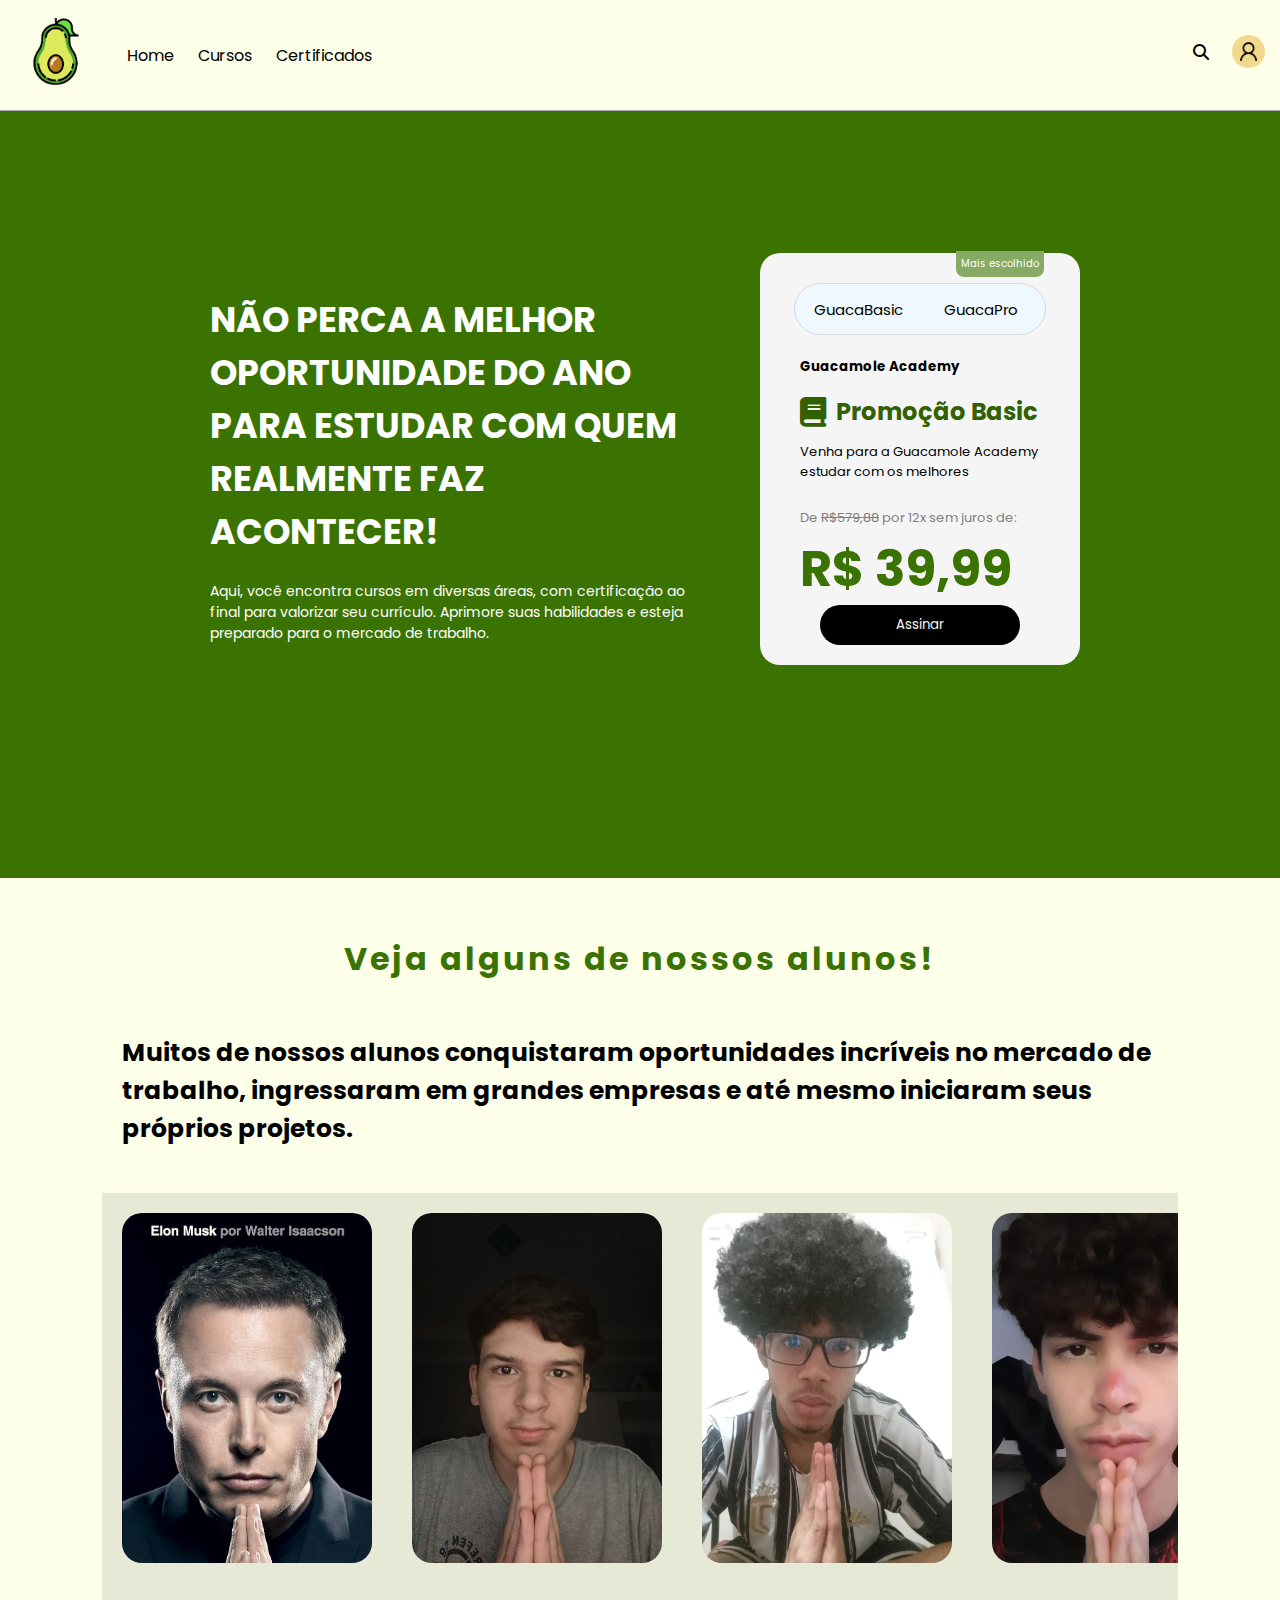
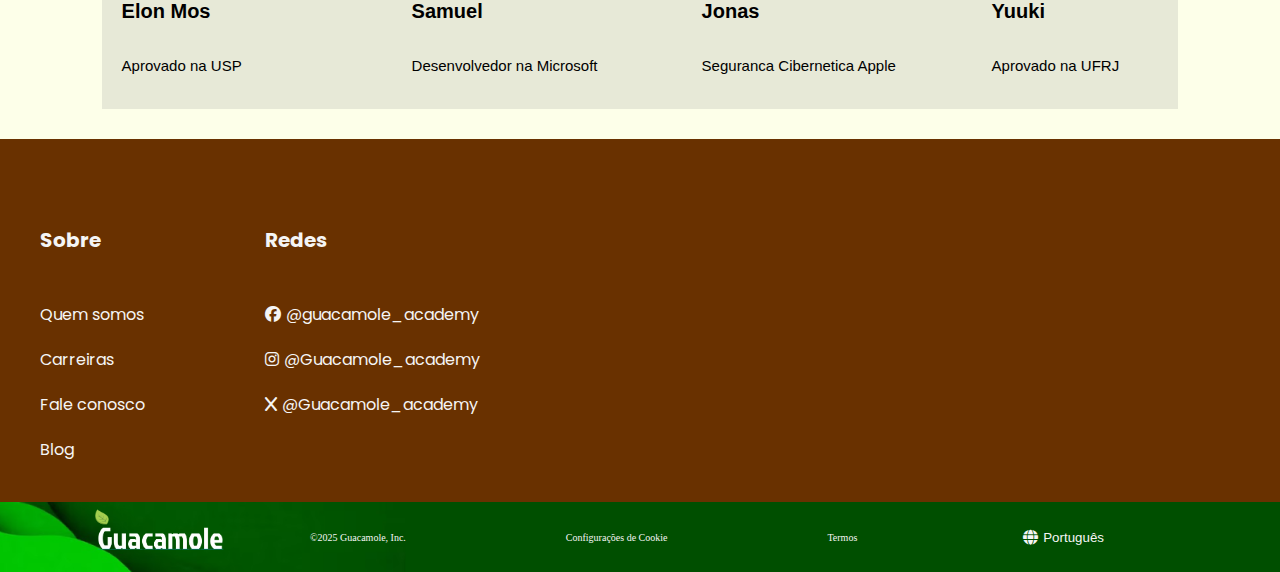
<file: index.html>
<!DOCTYPE html>
<html lang="pt-br">
<head>
    <meta charset="UTF-8">
    <meta name="viewport" content="width=device-width, initial-scale=1.0">
    <title>Guacamole</title>
    <link rel="stylesheet" href="./css/style.css">
    <link rel="stylesheet" href="https://cdnjs.cloudflare.com/ajax/libs/font-awesome/6.7.2/css/all.min.css" integrity="sha512-Evv84Mr4kqVGRNSgIGL/F/aIDqQb7xQ2vcrdIwxfjThSH8CSR7PBEakCr51Ck+w+/U6swU2Im1vVX0SVk9ABhg==" crossorigin="anonymous" referrerpolicy="no-referrer" />
    <link rel="shortcut icon" href="favicon.ico" type="image/x-icon">
</head>
<body>
    <header>
        <nav class="sideBar" id="menuLateral">
            <div class="top-sideBar">
                <button id="menu-toggle" onclick="abrirMenu()">
                    <img src="./img/sideBar-image.png" alt="">
                </button>
                <div id="lupa">
                    <i class="fa-solid fa-magnifying-glass">
                    </i>
                </div>
            </div>
            <div class="sideContent">
                <ul>
                    <li><a href="./index.html">Home</a></li>
                    <li><a href="./pages/cursos.html">Cursos</a></li>
                    <li><a href="./pages/certificados.html">Certificados</a></li>
                    <li><a href="./pages/configuracoes.html">Configurações</a></li>
                    <li><a href="./pages/login.html">Conta</a></li>
                </ul>
            </div>
            <div class="logout">
                <a  href="#" id="logout active">Sair da conta</a>
            </div>
        </nav>
        <nav class="top-part">
            <div>
                <a href=""><img src="./img/logo-image.png" alt="logo" class="logo-image"></a>
            </div>
            <ul>
                <li><a href="./index.html">Home</a></li>
                <li><a href="./pages/cursos.html">Cursos</a></li>
                <li><a href="./pages/certificados.html">Certificados</a></li>
            </ul>
            <div id="lupa">
                <i class="fa-solid fa-magnifying-glass">
                </i>
            </div>
            <div id="user">
                <a href="./pages/login.html"><img src="./img/user-image.png" alt="user" id="user-image"></a>
            </div>
        </nav>
        <nav class="menu-mobile" id="menuMobile">
            <button id="menu-toggle" onclick="abrirMenu()">
                <img src="./img/sideBar-image.png" alt="">
            </button>
            <div class="logo">
                <a href="./index.html"><img src="./img/logo-image.png" alt="logo" class="logo-image"></a>
            </div>
            <div id="user">
                <a href="./pages/login.html"><img src="./img/user-image.png" alt="user" id="user-image"><a href=""></a>
            </div>
        </nav>
    </header>
    <main>
        <section class="home-prices">
            <div class="home-title">
                <h1>NÃO PERCA A MELHOR OPORTUNIDADE DO ANO PARA ESTUDAR COM QUEM REALMENTE FAZ ACONTECER!</h1>
                <p>Aqui, você encontra cursos em diversas áreas, com certificação ao final para valorizar seu currículo. Aprimore suas habilidades e esteja preparado para o mercado de trabalho.</p>
            </div>
            <div class="guaca-banner">
                <div id="card">Mais escolhido</div>
                <div class="guaca-btn">
                    <button id="guacaBasic" onclick="guacaBasic()">GuacaBasic</button>
                    <button id="guacaPro" onclick="guacaPro()">GuacaPro</button>
                </div>
                <div class="banner-text">
                    <h5>Guacamole Academy</h5>
                    <div class="promocao">
                        <i class="fa-solid fa-book" style="color: #316101" id="basic"></i>
                        <i class="fa-solid fa-microchip" style="color: #316101;" id="pro"></i>
                        <h3 id="textPrice">Promoção Basic</h3>
                    </div>
                    <p>Venha para a Guacamole Academy estudar com os melhores</p>
                    <p id="previousPrice">De <span style="text-decoration: line-through;">R$579,88</span> por 12x sem juros de:</p>
                    <h1 id="coursePrice">R$ 39,99</h1>
                </div>
                <div class="banner-btn">
                    <button id="sign"onclick="signCourse()">Assinar</button>
                </div>
            </div>
            
        </section>
        <section class="students">
            <div class="students-title">
                <h2>Veja alguns de nossos alunos!</h2>
                <h3>Muitos de nossos alunos conquistaram oportunidades incríveis no mercado de trabalho, ingressaram em grandes empresas e até mesmo iniciaram seus próprios projetos.</h3>
            </div>
            <div class="students-container">
                <div id="studentsScrollbar">
                    <img src="./img/students.png" alt="opa" class="image-students">
                    <h5>Elon Mos</h5>
                    <p>Aprovado na USP</p>
                </div>
                <div id="studentsScrollbar">
                    <img src="./img/samuel.jpeg" alt="opa" class="image-students">
                    <h5>Samuel</h5>
                    <p>Desenvolvedor na Microsoft</p>
                </div>
                <div id="studentsScrollbar">
                    <img src="./img/jonas.jpeg" alt="opa" class="image-students">
                    <h5>Jonas</h5>
                    <p>Seguranca Cibernetica Apple</p>
                </div>
                <div id="studentsScrollbar">
                    <img src="./img/yuuki-1.jpeg" alt="opa" class="image-students">
                    <h5>Yuuki</h5>
                    <p>Aprovado na UFRJ</p>
                </div>
                <div id="studentsScrollbar">
                    <img src="./img/osbahia.jpeg" alt="opa" class="image-students">
                    <h5>Os bahia</h5>
                    <p>Aprovado na UFRJ</p>
                </div>
                <div id="studentsScrollbar">
                    <img src="./img/yuuki-2.jpeg" alt="opa" class="image-students">
                    <h5>Yuuki</h5>
                    <p>Aprovado na UFRJ</p>
                </div>
                
        </section>
    </main>
    <footer>
        <section class="footerSection">
            <div class="footerContent">
                <h6>Sobre</h6>
                <ul>
                    <li><a href="">Quem somos</a></li>
                    <li><a href="">Carreiras</a></li>
                    <li><a href="">Fale conosco</a></li>
                    <li><a href="">Blog</a></li>
                </ul>
            </div>
            <div class="footerContent">
                <h6>Redes</h6>
                <ul>
                    <li><a href=""><i class="fa-brands fa-facebook"></i>@guacamole_academy</a></li>
                    <li><a href=""><i class="fa-brands fa-instagram"></i>@Guacamole_academy</a></li>
                    <li><a href=""><i class="fa-solid fa-x"></i>@Guacamole_academy</a></li>
                </ul>
            </div>
        </section>
        <section class="guacamoleFinish">
            <div class="footer-logo">
                <img src="./img/guacamole-logo-removebg-preview.png" alt="rapaz">
            </div>
            <div class="footer-informations">
                <a href="">©2025 Guacamole, Inc.</a>
                <a href="">Configurações de Cookie</a>
                <a href="">Termos</a>
                <button id="translater"><i class="fa-solid fa-globe"></i>Português</button>
            </div>
        </section>
    </footer>
    <script src="./script/script.js">
</script>
</body>
</html>
</file>
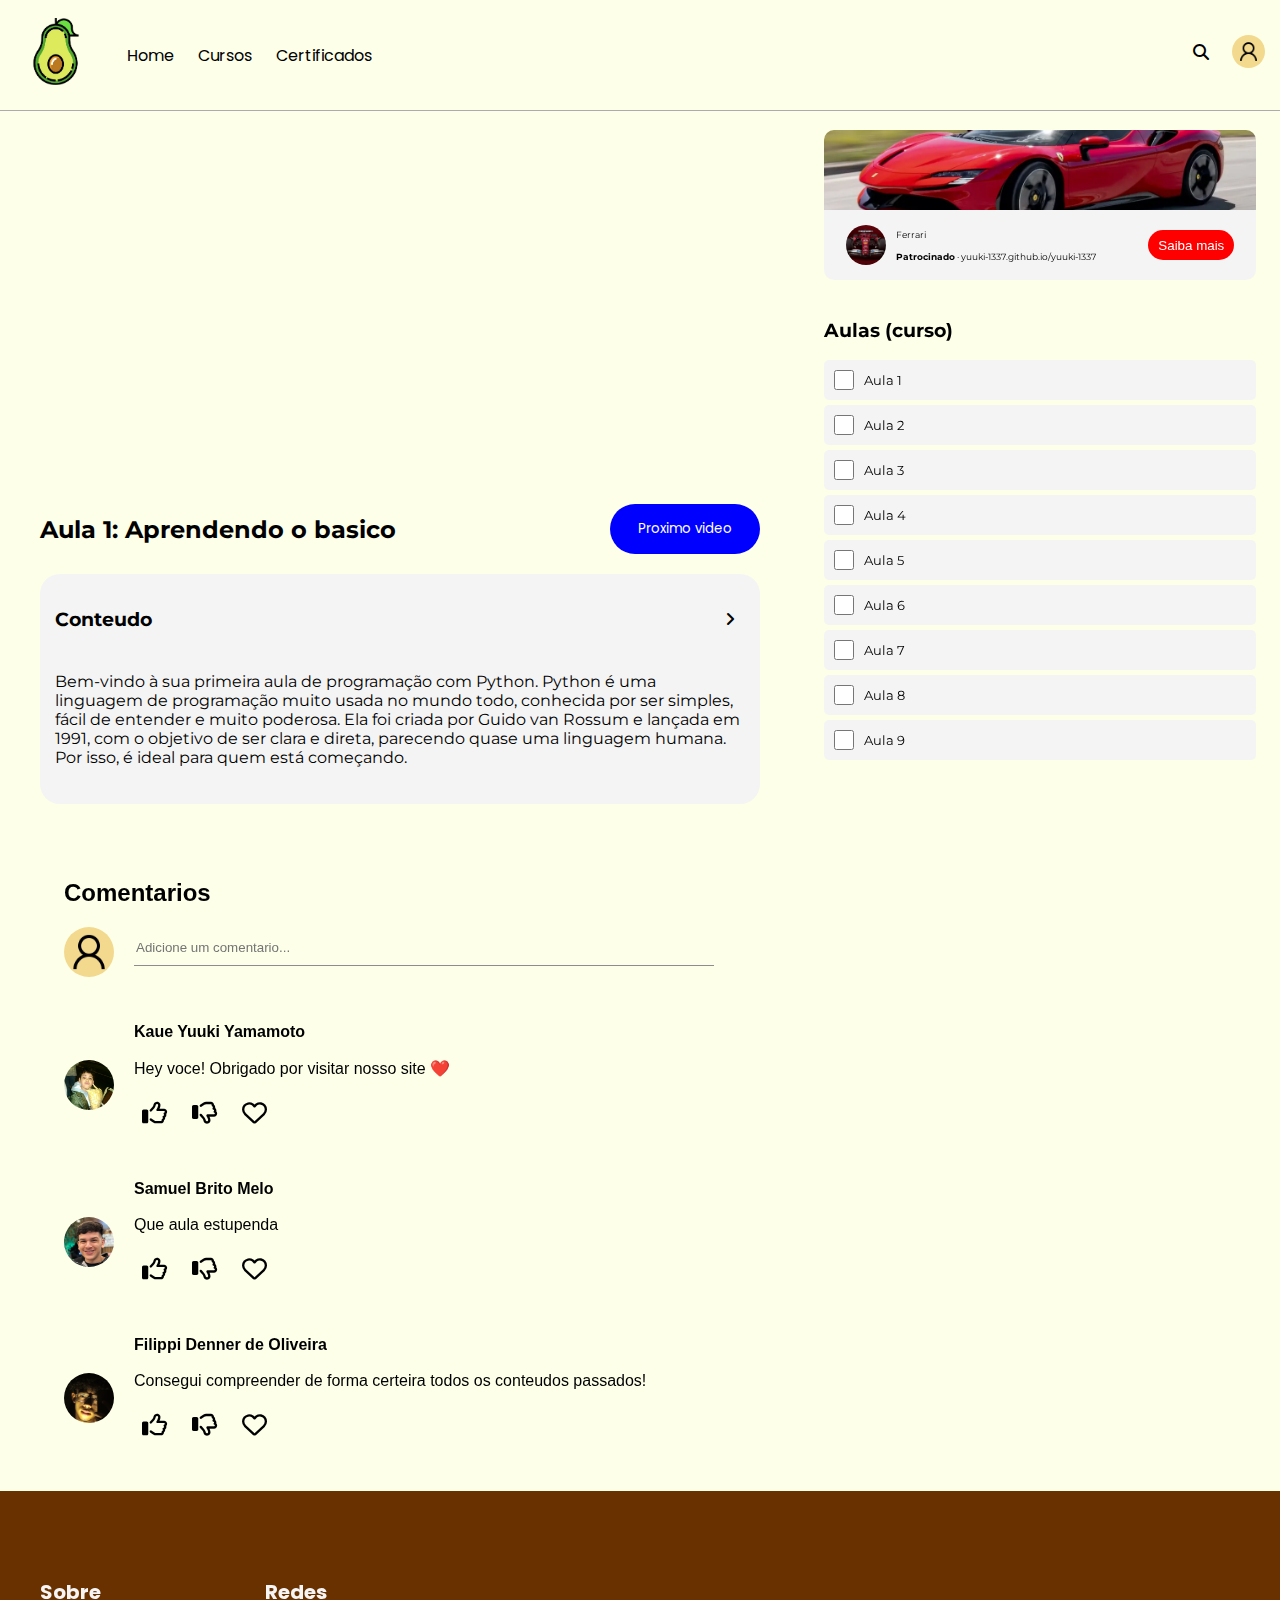
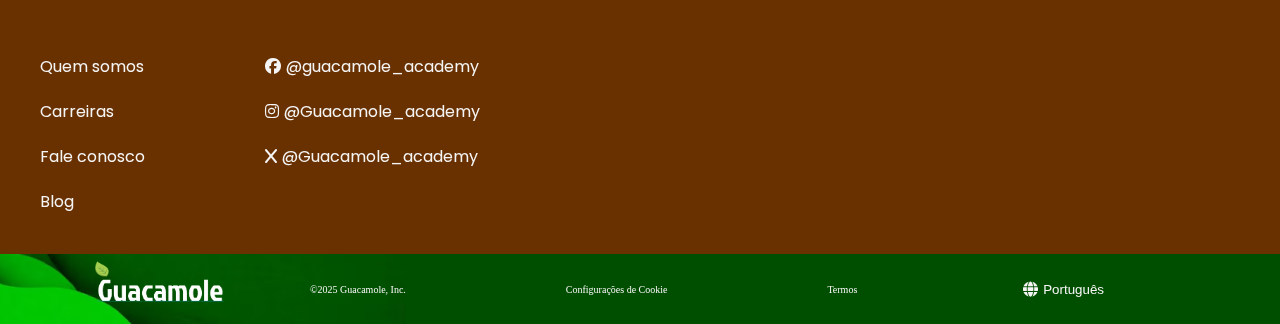
<file: pages/conteudo.html>
<!DOCTYPE html>
<html lang="pt-br">
<head>
    <meta charset="UTF-8">
    <meta name="viewport" content="width=device-width, initial-scale=1.0">
    <title></title>
    <link rel="stylesheet" href="../css/style.css">
    <link rel="stylesheet" href="https://cdnjs.cloudflare.com/ajax/libs/font-awesome/6.7.2/css/all.min.css" integrity="sha512-Evv84Mr4kqVGRNSgIGL/F/aIDqQb7xQ2vcrdIwxfjThSH8CSR7PBEakCr51Ck+w+/U6swU2Im1vVX0SVk9ABhg==" crossorigin="anonymous" referrerpolicy="no-referrer" />
</head>
<body>
    <header>
        <nav class="sideBar" id="menuLateral">
            <div class="top-sideBar">
                <button id="menu-toggle" onclick="abrirMenu()">
                    <img src="../img/sideBar-image.png" alt="">
                </button>
                <div id="lupa">
                    <i class="fa-solid fa-magnifying-glass">
                    </i>
                </div>
            </div>
            <div class="sideContent">
                <ul>
                    <li><a href="../index.html">Home</a></li>
                    <li><a href="../pages/cursos.html">Cursos</a></li>
                    <li><a href="../pages/certificados.html">Certificados</a></li>
                    <li><a href="../pages/configuracoes.html">Configurações</a></li>
                    <li><a href="../pages/login.html">Conta</a></li>
                </ul>
            </div>
            <div class="logout">
                <a  href="#" id="logout active">Sair da conta</a>
            </div>
        </nav>
        <nav class="top-part">
            <div>
                <a href=""><img src="../img/logo-image.png" alt="logo" class="logo-image"></a>
            </div>
            <ul>
                <li><a href="../index.html">Home</a></li>
                <li><a href="../pages/cursos.html">Cursos</a></li>
                <li><a href="../pages/certificados.html">Certificados</a></li>
            </ul>
            <div id="lupa">
                <i class="fa-solid fa-magnifying-glass">
                </i>
            </div>
            <div id="user">
                <a href="../pages/login.html"><img src="../img/user-image.png" alt="user" id="user-image"></a>
            </div>
        </nav>
        <nav class="menu-mobile" id="menuMobile">
            <button id="menu-toggle" onclick="abrirMenu()">
                <img src="../img/sideBar-image.png" alt="">
            </button>
            <div class="logo">
                <a href="../index.html"><img src="../img/logo-image.png" alt="logo" class="logo-image"></a>
            </div>
            <div id="user">
                <a href="../pages/login.html"><img src="../img/user-image.png" alt="user" id="user-image"><a href=""></a>
            </div>
        </nav>
    </header>
    <main class="main-conteudo">
        <div class="sla">
            <section class="video">
                <div class="video-container">
                    <iframe src="https://www.youtube-nocookie.com/embed/S9uPNppGsGo?si=OAauzmp6mDvc5P7L" title="YouTube video player" frameborder="0" allow="accelerometer; autoplay; clipboard-write; encrypted-media; gyroscope; picture-in-picture; web-share" referrerpolicy="strict-origin-when-cross-origin" allowfullscreen></iframe>
                    <div class="video-title">
                        <h2>Aula 1: Aprendendo o basico</h2>
                        <button>Proximo video</button>
                    </div>
                </div>
                <div class="conteudo" onclick="expandirConteudo(this)" id="conteudo">
                    <div class="moreContent">
                        <h3>Conteudo</h3>
                        <i class="fa-solid fa-angle-right" id="mostrarMais"></i></div>
                    <div>
                    <div>
                        <p>Bem-vindo à sua primeira aula de programação com Python. Python é uma linguagem de programação muito usada no mundo todo, conhecida por ser simples, fácil de entender e muito poderosa. Ela foi criada por Guido van Rossum e lançada em 1991, com o objetivo de ser clara e direta, parecendo quase uma linguagem humana. Por isso, é ideal para quem está começando.</p>

                        <p>Hoje, Python está presente em diversas áreas da tecnologia, como desenvolvimento de sites, inteligência artificial, análise de dados, automação de tarefas, criação de jogos e muito mais. Um dos principais motivos para aprender Python é a sua sintaxe simples. Isso significa que, diferente de outras linguagens que exigem muitos símbolos e regras complexas, o Python permite escrever códigos de forma mais limpa e natural. Além disso, o mercado de trabalho valoriza bastante essa linguagem, e há uma grande comunidade de programadores que compartilham conhecimentos, bibliotecas prontas e dicas.</p>
                        <div class="prof-container">
                            <div class="prof-perfil">
                                <a href="https://marcellinus.dev/" target="_blank"><img src="../img/prof-image.png" alt=""></a>
                                <p><strong>Allan Marcelino</strong><br><br>Professor na Rede Estadual Antonieta Borges Alves</p>
                            </div>
                            <h4>Formacao Academica</h4>
                            <ul>
                                <li>Bacharelado FIAP: HTML, CSS, JavaScript, React, Bootstrap, Python, Java, Swift, AWS</li>
                                <li>Universidade Presbiteriana Mackenzie: Licenciatura, Matematica</li>
                                <li>SENAI: Desenvolvimento de Sistemas</li>
                            </ul>
                        </div>
                    </div>
                </div>
            </section>
            <section class="aulas">
                <aside class="announcement">
                    <img src="../img/ferrari_sf90.png" alt="" class="announcement-back">
                    <div class="announcement-content">
                        <div class="site">
                            <img src="../img/ferrari_background.png" alt="opa" class="announcement-icon">
                            <div class="url-site">
                                <p>Ferrari <br><br><strong>Patrocinado</strong> · yuuki-1337.github.io/yuuki-1337</p>
                            </div>
                        </div>
                        <button><a href="https://yuuki-1337.github.io/yuuki-1337" target="_blank">Saiba mais
                        </a></button>
                    </div>
                </aside>
                <div class="aulas-container">
                    <h3>Aulas (curso)</h3>
                    <button>
                        <label><input type="checkbox">Aula 1</label>
                    </button>
                    <button>
                        <label><input type="checkbox">Aula 2</label>
                    </button>
                    <button>
                        <label><input type="checkbox">Aula 3</label>
                    </button>
                    <button>
                        <label><input type="checkbox">Aula 4</label>
                    </button>
                    <button>
                        <label><input type="checkbox">Aula 5</label>
                    </button>
                    <button>
                        <label><input type="checkbox">Aula 6</label>
                    </button>
                    <button>
                        <label><input type="checkbox">Aula 7</label>
                    </button>
                    <button>
                        <label><input type="checkbox">Aula 8</label>
                    </button>
                    <button>
                        <label><input type="checkbox">Aula 9</label>
                    </button>
                </div>
            </section>
        </div>
        <section class="comentarios">
            <h2>Comentarios</h2>
            <div class="comentarios-container">
                <div class="user-comment">
                    <img src="../img/user-image.png" alt="opa">
                    <div class="comment-sla">
                        <input type="text" placeholder="Adicione um comentario..." onclick="borderAnimation()">
                        <div class="border-comment" id="borderComment">
                        </div>
                    </div>
                </div>
                <ul>
                    <li>
                        <img src="../img/eu-pequeno.jpeg" alt="opa">
                        <div class="comentario">
                            <p><strong>Kaue Yuuki Yamamoto</strong><br><br>Hey voce! Obrigado por visitar nosso site ❤️</p>
                            <div class="feedback">
                                <button><i class="fa-regular fa-thumbs-up"></i></button>
                                <button><i class="fa-regular fa-thumbs-down"></i></button>
                                <button><i class="fa-regular fa-heart"></i></button>
                            </div>
                        </div>
                    </li>
                    <li>
                        <img src="../img/samuel-linkedin.jpg" alt="opa">
                        <div class="comentario">
                            <p><strong>Samuel Brito Melo</strong><br><br>Que aula estupenda</p>
                            <div class="feedback">
                                <button><i class="fa-regular fa-thumbs-up"></i></button>
                                <button><i class="fa-regular fa-thumbs-down"></i></button>
                                <button><i class="fa-regular fa-heart"></i></button>
                            </div>
                        </div>
                    </li>
                    <li>
                        <img src="../img/jonas-2.png" alt="opa">
                        <div class="comentario">
                            <p><strong>Filippi Denner de Oliveira</strong><br><br>Consegui compreender de forma certeira todos os conteudos passados!</p>
                            <div class="feedback">
                                <button><i class="fa-regular fa-thumbs-up"></i></button>
                                <button><i class="fa-regular fa-thumbs-down"></i></button>
                                <button><i class="fa-regular fa-heart"></i></button>
                            </div>
                        </div>
                    </li>
                </ul>
            </div>

        </section>
    </main>
    <footer>
        <section class="footerSection">
            <div class="footerContent">
                <h6>Sobre</h6>
                <ul>
                    <li><a href="">Quem somos</a></li>
                    <li><a href="">Carreiras</a></li>
                    <li><a href="">Fale conosco</a></li>
                    <li><a href="">Blog</a></li>
                </ul>
            </div>
            <div class="footerContent">
                <h6>Redes</h6>
                <ul>
                    <li><a href=""><i class="fa-brands fa-facebook"></i>@guacamole_academy</a></li>
                    <li><a href=""><i class="fa-brands fa-instagram"></i>@Guacamole_academy</a></li>
                    <li><a href=""><i class="fa-solid fa-x"></i>@Guacamole_academy</a></li>
                </ul>
            </div>
        </section>
        <section class="guacamoleFinish">
            <div class="footer-logo">
                <img src="../img/guacamole-logo-removebg-preview.png" alt="rapaz">
            </div>
            <div class="footer-informations">
                <a href="">©2025 Guacamole, Inc.</a>
                <a href="">Configurações de Cookie</a>
                <a href="">Termos</a>
                <button id="translater"><i class="fa-solid fa-globe"></i>Português</button>
            </div>
        </section>
    </footer>
    <script src="../script/script.js"></script>
</body>
</html>
</file>
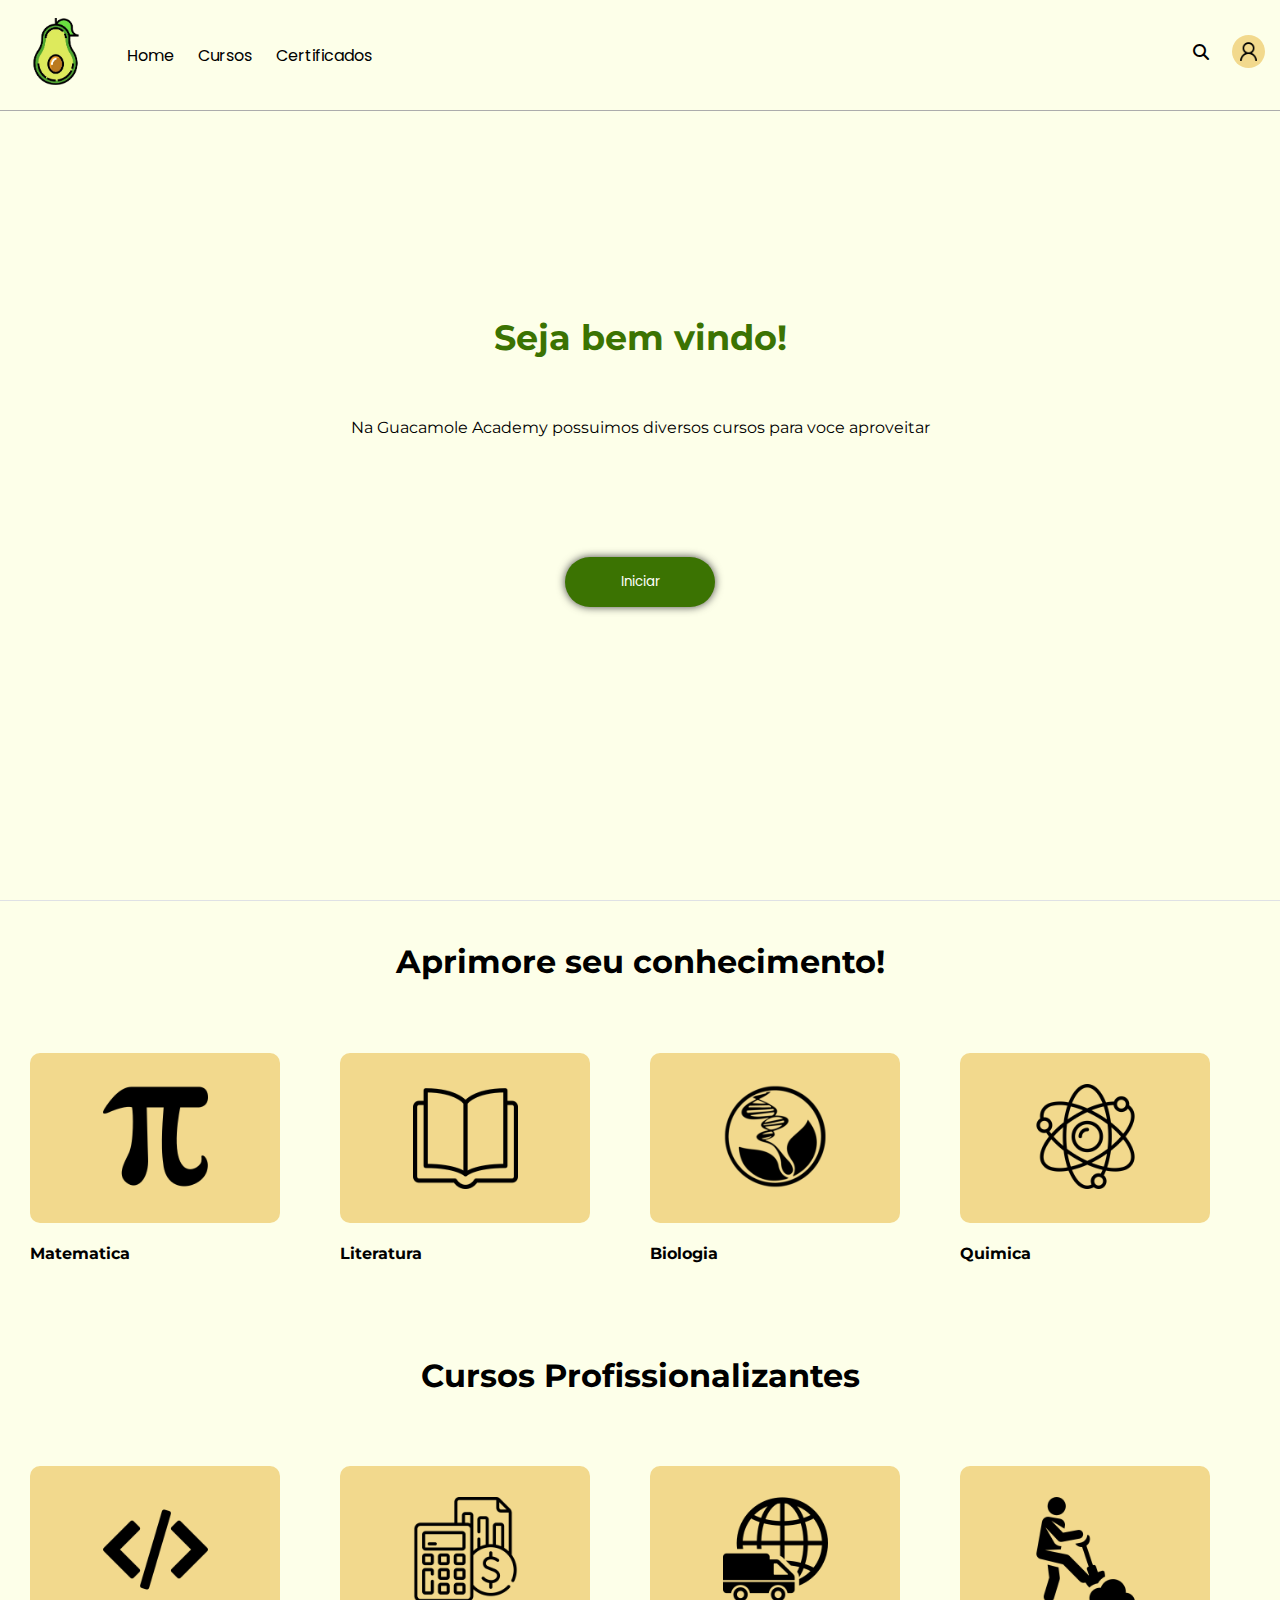
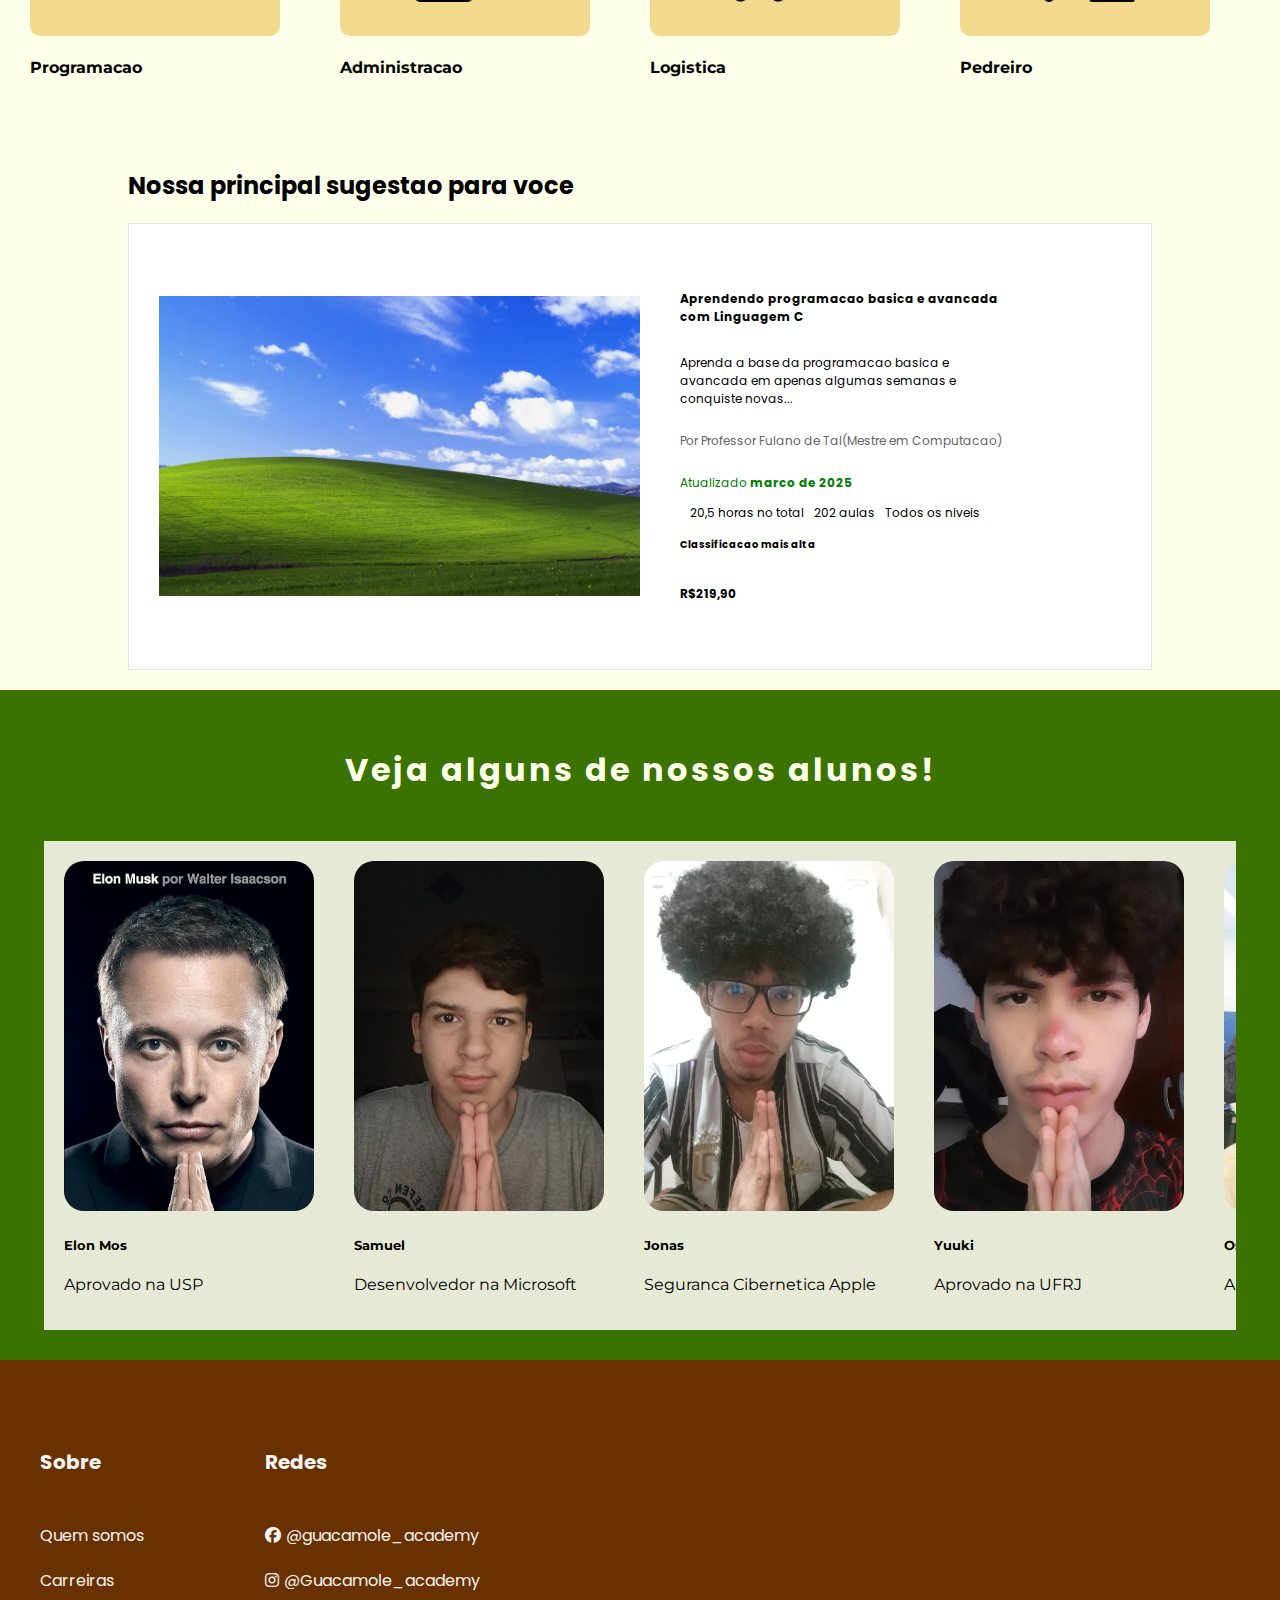
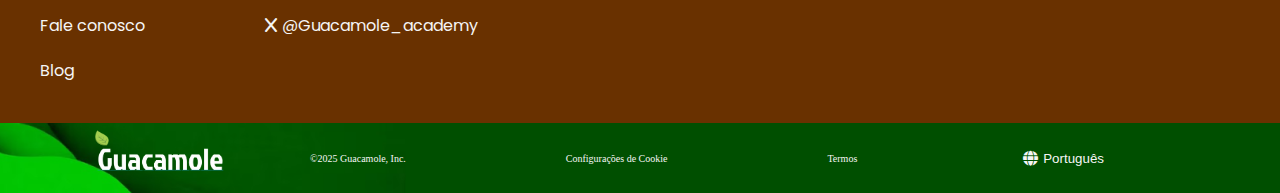
<file: pages/cursos.html>
<!DOCTYPE html>
<html lang="pt-br">
<head>
    <meta charset="UTF-8">
    <meta name="viewport" content="width=device-width, initial-scale=1.0">
    <title>Cursos</title>
    <link rel="stylesheet" href="../css/style.css">
    <link rel="stylesheet" href="https://cdnjs.cloudflare.com/ajax/libs/font-awesome/6.7.2/css/all.min.css" integrity="sha512-Evv84Mr4kqVGRNSgIGL/F/aIDqQb7xQ2vcrdIwxfjThSH8CSR7PBEakCr51Ck+w+/U6swU2Im1vVX0SVk9ABhg==" crossorigin="anonymous" referrerpolicy="no-referrer" />
    <link rel="shortcut icon" href="favicon.ico" type="image/x-icon">
</head>
<body>
    <header>
        <nav class="sideBar" id="menuLateral">
            <div class="top-sideBar">
                <button id="menu-toggle" onclick="abrirMenu()">
                    <img src="../img/sideBar-image.png" alt="">
                </button>
                <div id="lupa">
                    <i class="fa-solid fa-magnifying-glass">
                    </i>
                </div>
            </div>
            <div class="sideContent">
                <ul>
                    <li><a href="../index.html">Home</a></li>
                    <li><a href="../pages/cursos.html">Cursos</a></li>
                    <li><a href="../pages/certificados.html">Certificados</a></li>
                    <li><a href="../pages/configuracoes.html">Configurações</a></li>
                    <li><a href="../pages/login.html">Conta</a></li>
                </ul>
            </div>
            <div class="logout">
                <a  href="#" id="logout active">Sair da conta</a>
            </div>
        </nav>
        <nav class="top-part">
            <div>
                <a href=""><img src="../img/logo-image.png" alt="logo" class="logo-image"></a>
            </div>
            <ul>
                <li><a href="../index.html">Home</a></li>
                <li><a href="../pages/cursos.html">Cursos</a></li>
                <li><a href="../pages/certificados.html">Certificados</a></li>
            </ul>
            <div id="lupa">
                <i class="fa-solid fa-magnifying-glass">
                </i>
            </div>
            <div id="user">
                <a href="../pages/login.html"><img src="../img/user-image.png" alt="user" id="user-image"></a>
            </div>
        </nav>
        <nav class="menu-mobile" id="menuMobile">
            <button id="menu-toggle" onclick="abrirMenu()">
                <img src="../img/sideBar-image.png" alt="">
            </button>
            <div class="logo">
                <a href="../index.html"><img src="../img/logo-image.png" alt="logo" class="logo-image"></a>
            </div>
            <div id="user">
                <a href="../pages/login.html"><img src="../img/user-image.png" alt="user" id="user-image"><a href=""></a>
            </div>
        </nav>
    </header>
    <main class="main-cursos">
        <section class="welcome-courses">
            <h1>Seja bem vindo!</h1>
            <p>Na Guacamole Academy possuimos diversos cursos para voce aproveitar</p>
            <button onclick="rolarParaBaixo()">Iniciar</button>
        </section>
        <section class="courses-container" id="cursos">
            <h1>Aprimore seu conhecimento!</h1>
            <div class="courses-box">
                <div class="courses-button">
                    <a href="./conteudo.html">
                        <button><img src="../img/math-image.png" alt=""></button>
                        <h4>Matematica</h4>
                    </a>
                </div>
                <div class="courses-button">
                    <a href="./conteudo.html">
                        <button><img src="../img/literature-image.png" alt=""></button>
                        <h4>Literatura</h4>
                    </a>
                </div>
                <div class="courses-button">
                    <a href="./conteudo.html">
                        <button><img src="../img/biology-image.png" alt=""></button>
                        <h4>Biologia</h4>
                    </a>
                </div>
                <div class="courses-button">
                    <a href="./conteudo.html">
                        <button><img src="../img/bioquimica.png" alt=""></button>
                        <h4>Quimica</h4>
                    </a>
                </div>
            </div>
        </section>
        <section class="courses-container">
            <h1>Cursos Profissionalizantes</h1>
            <div class="courses-box">
                <div class="courses-button">
                    <a href="./conteudo.html">
                        <button><img src="../img/programacao-image.png" alt=""></button>
                        <h4>Programacao</h4>
                    </a>
                </div>
                <div class="courses-button">
                    <a href="./conteudo.html">
                        <button><img src="../img/calculadora.png" alt=""></button>
                        <h4>Administracao</h4>
                    </a>
                </div>
                <div class="courses-button">
                    <a href="./conteudo.html">
                        <button><img src="../img/logistica-image.png" alt=""></button>
                        <h4>Logistica</h4>
                    </a>
                </div>
                <div class="courses-button">
                    <a href="./conteudo.html">
                        <button><img src="../img/pedreiro-image.png" alt=""></button>
                        <h4>Pedreiro</h4>
                    </a>
                </div>
            </div>
        </section>
        <section class="recommended">
            <h2>Nossa principal sugestao para voce</h2>
            <a href="./conteudo.html" style="text-decoration: none; color: black;"><div class="recommended-banner">
                <div class="img-course">
                    <img src="../img/xpwallpaper.png" alt="rapaz">
                </div>
                <div class="content-course">
                    <h4>Aprendendo programacao basica e avancada com Linguagem C</h4>
                    <p>Aprenda a base da programacao basica e avancada em apenas algumas semanas e conquiste novas...</p>
                    <p style="color: #646464;">Por Professor Fulano de Tal(Mestre em Computacao)</p>
                    <p style="color: green;">Atualizado <strong>marco de 2025</strong></p>
                    <ul>
                        <li>20,5 horas no total</li>
                        <li>202 aulas</li>
                        <li>Todos os niveis</li>
                    </ul>
                    <h5>Classificacao mais alta</h5>
                    <h4>R$219,90</h4>
                </div>
            </div></a>
        </section>
        <section class="students-cursos">
            <div class="students-title-cursos">
                <h2>Veja alguns de nossos alunos!</h2>
            </div>
            <div class="students-container-cursos">
                <div id="studentsScrollbar">
                    <img src="../img/students.png" alt="opa" class="image-students">
                    <h5>Elon Mos</h5>
                    <p>Aprovado na USP</p>
                </div>
                <div id="studentsScrollbar">
                    <img src="../img/samuel.jpeg" alt="opa" class="image-students">
                    <h5>Samuel</h5>
                    <p>Desenvolvedor na Microsoft</p>
                </div>
                <div id="studentsScrollbar">
                    <img src="../img/jonas.jpeg" alt="opa" class="image-students">
                    <h5>Jonas</h5>
                    <p>Seguranca Cibernetica Apple</p>
                </div>
                <div id="studentsScrollbar">
                    <img src="../img/yuuki-1.jpeg" alt="opa" class="image-students">
                    <h5>Yuuki</h5>
                    <p>Aprovado na UFRJ</p>
                </div>
                <div id="studentsScrollbar">
                    <img src="../img/osbahia.jpeg" alt="opa" class="image-students">
                    <h5>Os Bahia</h5>
                    <p>Aprovado na UFRJ</p>
                </div>
                <div id="studentsScrollbar">
                    <img src="../img/yuuki-2.jpeg" alt="opa" class="image-students">
                    <h5>Yuuki</h5>
                    <p>Aprovado na UFRJ</p>
                </div>
        </section>
    </main>
    <footer>
        <section class="footerSection">
            <div class="footerContent">
                <h6>Sobre</h6>
                <ul>
                    <li><a href="">Quem somos</a></li>
                    <li><a href="">Carreiras</a></li>
                    <li><a href="">Fale conosco</a></li>
                    <li><a href="">Blog</a></li>
                </ul>
            </div>
            <div class="footerContent">
                <h6>Redes</h6>
                <ul>
                    <li><a href=""><i class="fa-brands fa-facebook"></i>@guacamole_academy</a></li>
                    <li><a href=""><i class="fa-brands fa-instagram"></i>@Guacamole_academy</a></li>
                    <li><a href=""><i class="fa-solid fa-x"></i>@Guacamole_academy</a></li>
                </ul>
            </div>
        </section>
        <section class="guacamoleFinish">
            <div class="footer-logo">
                <img src="../img/guacamole-logo-removebg-preview.png" alt="rapaz">
            </div>
            <div class="footer-informations">
                <a href="">©2025 Guacamole, Inc.</a>
                <a href="">Configurações de Cookie</a>
                <a href="">Termos</a>
                <button id="translater"><i class="fa-solid fa-globe"></i>Português</button>
            </div>
        </section>
    </footer>
    <script src="../script/script.js"></script>
</body>
</html>
</file>
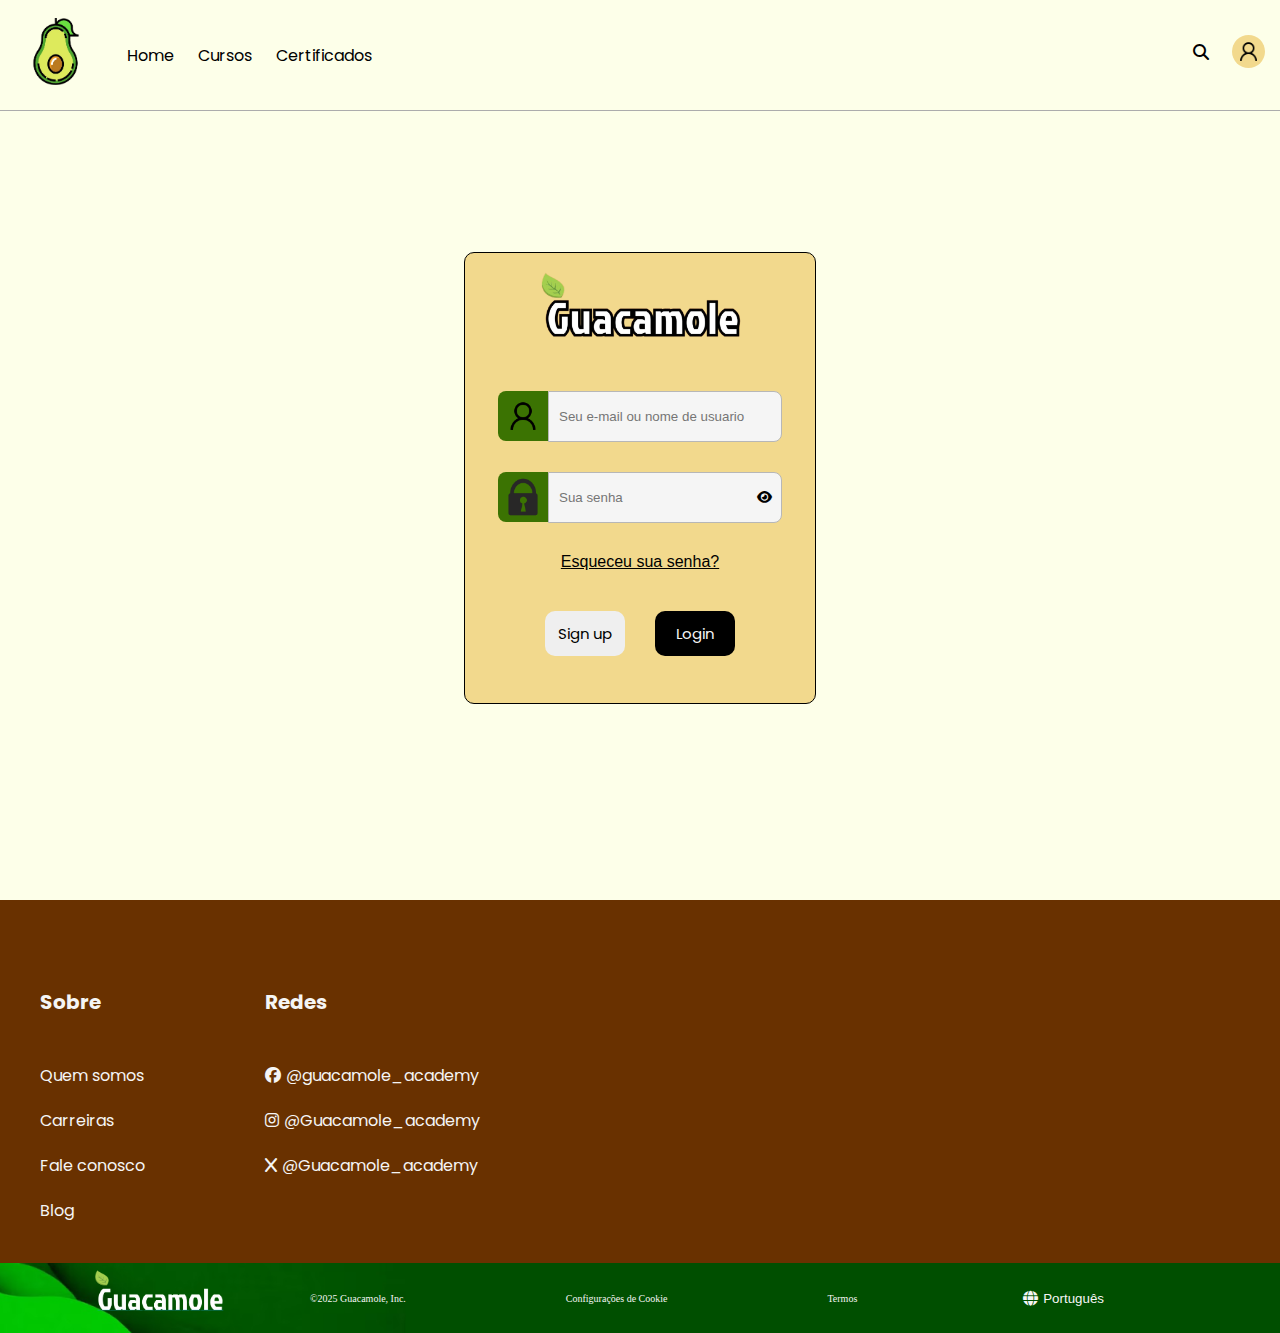
<file: pages/login.html>
<!DOCTYPE html>
<html lang="pt-br">
<head>
    <meta charset="UTF-8">
    <meta name="viewport" content="width=device-width, initial-scale=1.0">
    <title>Guacamole</title>
    <link rel="stylesheet" href="../css/style.css">
    <link rel="stylesheet" href="https://cdnjs.cloudflare.com/ajax/libs/font-awesome/6.7.2/css/all.min.css" integrity="sha512-Evv84Mr4kqVGRNSgIGL/F/aIDqQb7xQ2vcrdIwxfjThSH8CSR7PBEakCr51Ck+w+/U6swU2Im1vVX0SVk9ABhg==" crossorigin="anonymous" referrerpolicy="no-referrer"/>
    <link rel="shortcut icon" href="favicon.ico" type="image/x-icon">
    
</head>
<body>
    <header>
        <nav class="sideBar" id="menuLateral">
            <div class="top-sideBar">
                <button id="menu-toggle" onclick="abrirMenu()">
                    <img src="../img/sideBar-image.png" alt="">
                </button>
                <div id="lupa">
                    <i class="fa-solid fa-magnifying-glass">
                    </i>
                </div>
            </div>
            <div class="sideContent">
                <ul>
                    <li><a href="../index.html">Home</a></li>
                    <li><a href="./cursos.html">Cursos</a></li>
                    <li><a href="./certificados.html">Certificados</a></li>
                    <li><a href="./configuracoes.html">Configurações</a></li>
                    <li><a href="./login.html">Conta</a></li>
                </ul>
            </div>
            <div class="logout">
                <a  href="" id="logout active">Sair da conta</a>
            </div>
        </nav>
        <nav class="top-part">
            <div>
                <a href="../index.html"><img src="../img/logo-image.png" alt="logo" class="logo-image"></a>
            </div>
            <ul>
                <li><a href="../index.html">Home</a></li>
                <li><a href="./cursos.html">Cursos</a></li>
                <li><a href="./certificados.html">Certificados</a></li>
            </ul>
            <div id="lupa">
                <i class="fa-solid fa-magnifying-glass">
                </i>
            </div>
            <div id="user">
                <a href=""><img src="../img/user-image.png" alt="user" id="user-image"></a>
            </div>
        </nav>
        <nav class="menu-mobile" id="menuMobile">
            <button id="menu-toggle" onclick="abrirMenu()">
                <img src="../img/sideBar-image.png" alt="">
            </button>
            <div class="logo">
                <a href="../index.html"><img src="../img/logo-image.png" alt="logo" class="logo-image"></a>
            </div>
            <div id="user">
                <a href="../pages/login.html"><img src="../img/user-image.png" alt="user" id="user-image"><a href=""></a>
            </div>
        </nav>
    </header>
    <main class="main-login">
        <section class="login-section">
            <div class="login-box">
                <img src="../img/guacamole-logo.png" alt="" class="logo-image-login">
                <div class="input-login">
                    <img src="../img/user-image.png" alt="user-image">
                    <input type="email" placeholder="Seu e-mail ou nome de usuario" id="myEmail" type="email">
                </div>
                <div class="input-login">
                    <img src="../img/locker-image.png" alt="">
                    <input type="password" placeholder="Sua senha" id="myPassword">
                    <div id="hidePassword">
                        <button id="showPassword" onclick="mudarSenha()"><i class="fa-solid fa-eye" id="open"></i><i class="fa-solid fa-eye-slash" id="close"></i>
                        </button>
                    </div>
                </div>
                <a href="">Esqueceu sua senha?</a>
                <div class="buttons-login">
                    <button>Sign up</button>
                    <button id="myLogin" onclick="loginAccount()">Login</button>
                </div>
            </div>
        </section>
    </main>
    <footer>
        <section class="footerSection">
            <div class="footerContent">
                <h6>Sobre</h6>
                <ul>
                    <li><a href="">Quem somos</a></li>
                    <li><a href="">Carreiras</a></li>
                    <li><a href="">Fale conosco</a></li>
                    <li><a href="">Blog</a></li>
                </ul>
            </div>
            <div class="footerContent">
                <h6>Redes</h6>
                <ul>
                    <li><a href=""><i class="fa-brands fa-facebook"></i>@guacamole_academy</a></li>
                    <li><a href=""><i class="fa-brands fa-instagram"></i>@Guacamole_academy</a></li>
                    <li><a href=""><i class="fa-solid fa-x"></i>@Guacamole_academy</a></li>
                </ul>
            </div>
        </section>
        <section class="guacamoleFinish">
            <div class="footer-logo">
                <img src="../img/guacamole-logo-removebg-preview.png" alt="rapaz">
            </div>
            <div class="footer-informations">
                <a href="">©2025 Guacamole, Inc.</a>
                <a href="">Configurações de Cookie</a>
                <a href="">Termos</a>
                <button id="translater"><i class="fa-solid fa-globe"></i>Português</button>
            </div>
        </section>
    </footer>
    <script src="../script/script.js">
    </script>
</body>
</html>
</file>
<file: css/style.css>
@import url('https://fonts.googleapis.com/css2?family=Poppins:ital,wght@0,100;0,200;0,300;0,400;0,500;0,600;0,700;0,800;0,900;1,100;1,200;1,300;1,400;1,500;1,600;1,700;1,800;1,900&display=swap');
@import url('https://fonts.googleapis.com/css2?family=Montserrat:ital,wght@0,100..900;1,100..900&family=Poppins:ital,wght@0,100;0,200;0,300;0,400;0,500;0,600;0,700;0,800;0,900;1,100;1,200;1,300;1,400;1,500;1,600;1,700;1,800;1,900&display=swap');

body{
    font-family: Arial, sans-serif;
    color: black;
    background-color: #FDFFE9;
    display: flex;
    flex-direction: column;
    align-items: center;
    margin: 0;
    overflow-x: hidden;
}
/* header from main page */
header{
    display: flex;
    color: black;
    background-color: #FDFFE9;
    width: 100%;
    height: 10vh;
    padding: 10px;
    border-bottom: 1px solid rgb(172, 172, 172);
    position: fixed;
    z-index: 1;
    font-family: "Poppins", sans-serif;
}
.top-part{
    display: flex;
    align-items: center;
    justify-self: center;
    color: black;
    width: 100%;
    margin: 15px;
}
.top-part a{
    text-decoration: none;
    color: black;
}
.top-part ul{
    list-style-type: none;
    margin-left: -30px;
}
.top-part ul li{
    display: inline-block;
    margin-right: 20px;
}
.logo-image{
    width: 122px;
    margin-left: -20px;
    
}
.menu-mobile{
    display: none;
    align-items: center;
    justify-content: center;
    color: black;
    width: 100%;    
    margin: 15px;
}
#lupa{
    margin-left: auto;
    margin-right: 15px;
    width: 33px;
    height: 33px;
    display: flex;
    margin-bottom: 7px;
    align-items: center;
    justify-content: center;
    border-radius: 45px;
}
#lupa:hover{
    background-color: #F2D98D;
}
#user-image{
    object-fit: cover;
    width: 27px;
    margin-left: auto;
    padding: 3px;
    background-color: #F2D98D;
    border-radius: 45px;
}
#user-image:hover{
    background-color: #d2bc79;
}
.sideBar{
    display: none;
    pointer-events: none;
}

/* main from main page */
main{
    display: flex;
    align-items: center;
    flex-direction: column;
    width: 100%;
}
.home-prices{
    background-color: #3B7302;
    display: flex;
    height: calc(100vh - 8vh);
    width: 100%;
    padding-top: 50px;
    font-family: "Poppins", "sans-serif";
    align-items: center;
    justify-content: center;
    gap: 20px;
}
.home-title{
    text-align: left;
    max-width: 500px;
    padding: 30px;
}
.home-title h1{
    font-size: 35px;
    color: white;
}
.home-title p{
    color: #fff;
    font-size: 14px;
}
#card{
    position: absolute;
    background-color: #87aa64;
    padding: 5px;
    border-radius: 0px 0px 8px 8px;
    font-size: 10px;
    color: white;
    margin-top: -32px;
    transform: translateX(80px);
}
.guaca-btn{
    display: flex;
    align-items: center;
    justify-content: space-around;
    border-radius: 45px;
    background: aliceblue;
    padding: 5px;
    border: 1px solid rgb(216, 216, 216);
    width: 80%;
    height: 40px;
    gap: 5px;
}
.guaca-btn button{
    background: none;
    font-size: 15px;
    padding: 10px;
    border-radius: 45px;
    border: none;
    width: 130px;
    font-family: "Poppins", "sans-serif";
    cursor: pointer;
}
#guacaBasic:hover{
    background-color: rgb(216, 216, 216);
}
#guacaPro:hover{
    transition: 0.3s ease-in;
    background-color: #3B7302;
    color: white;
}
.guaca-banner{
    margin-top: -10px;
    background-color: whitesmoke;
    display: flex;
    flex-direction: column;
    padding: 10px;
    padding-top: 30px;
    align-items: center;
    max-width: 300px;
    max-height: 400px;
    border-radius: 20px;
    margin-right: 20px;
}
.banner-text{
    display: flex;
    flex-direction: column;
    text-align: left;
    height: 100%;
    padding: 0px 30px 30px 30px;
}
.banner-text p{
    font-size: 13px;

}
#textPrice{
    margin: 0;
}
#coursePrice{
    color: #3B7302;
    font-size: 50px;
    margin-top: -10px;
    height: 10px;
}

#previousPrice{
    color: gray;
}
#previousPrice span{
    text-decoration: line-through;
}
.banner-text h3{
    color: #316101;
    font-size: 24px;
}
.promocao{
    display: flex;
    align-items: center;
    gap: 10px;
    margin-top: -5px;
}
.promocao i{
    font-size: 30px;
}
#basic{
    display: flex;
}
#pro{
    display: none;
}
.banner-btn button{
    border: none;
    background: none;
    background-color: black;
    color: whitesmoke;
    width: 200px;
    height: 40px;
    margin-top: auto;
    border-radius: 20px;
    margin-bottom: 10px;
    font-family: "Poppins";
    cursor: pointer;
}
.banner-btn button:hover{
    opacity: 0.7;
    transition: 0.3s;
}
.students{
    display: flex;
    flex-direction: column;
    align-items: center;
    padding: 30px 0px 30px 0px;
    width: 90%;
}
.image-students{
    width: 250px;
    height: 350px;
    object-fit: cover;
    border-radius: 20px;
}
.students-container{
    display: flex;
    justify-content: space-around;
    background-color: #e7e9d7;
    overflow: hidden;
    width: 90%;
    gap: 40px;
    padding: 20px;
    position: relative;
}
.students.active{
    transform: translateX();
}
.students-title{
    margin-bottom: 20px;
    display: flex;
    flex-direction: column;
    align-items: center;
    justify-content: center;
    width: 90%;
    font-family: "Poppins" ;
    font-style: normal;
}
.students-title h2{
    font-size: 32px;
    text-align: center;
    color: #3B7302;
    letter-spacing: 3px;
}
.students-title h3{
    font-size: 25px;
}
.students-container h5{
    font-size: 20px;
}
.students-container p{
    font-size: 15px;
}
footer{
    display: flex;
    flex-direction: column;
    background-color: #693100;
    width: 100%;
}
.footerContent ul{
    list-style: none;
    margin: 0;
    padding: 0;
}
.footerContent ul li{
    margin-top: 20px;
}
.footerContent a{
    text-decoration: none;
    color: whitesmoke;
}
.footerContent a i{
    margin-right: 5px;
}
.footerContent h6{
    font-size: 20px;
}
.footerSection{
    font-family: Poppins;
    margin: 0px;
    padding: 40px;
    gap: 10%;
    display: flex;
    color: whitesmoke;
}
.guacamoleFinish{
    display: flex;
    background: url(../img/background-footer.png);
    align-items: center;
    justify-content: center;
}
.footer-logo{
    margin-top: -5px;
    max-width: 140px;
    align-items: center;
    display: flex;
    justify-content: center;

}
.footer-logo img{
    object-fit: cover;
    width: 140px;
}
.footer-informations{
    color: whitesmoke;
    font-family:'Times New Roman', Times, serif;
    font-size: 10px;
    height: 70px;
    width: 75%;
    display: flex;
    align-items: center;
    justify-content: space-around;
}
.guacamoleFinish div a{
    color: whitesmoke;
    text-decoration: none;
}
.guacamoleFinish div button{
    display: flex;
    align-items: center;
    background: none;
    border: none;
    color: whitesmoke;
    cursor: pointer;
    height: 25px;
}
.guacamoleFinish div button i{
    margin-right: 5px;
    font-size: 15px;
}
/* main from login page */
.main-login{
    display: flex;
    align-items: center;
    color: black;
    justify-content: center;
    flex-direction: column;
    height: 100vh;
}
.login-box{
    padding-bottom: 30px;
    display: flex;
    flex-direction: column;
    align-items: center;
    justify-content: center;
    background-color: #F2D98D;
    width: 350px;
    height: 420px;
    gap: 20px;
    border-radius: 10px;
    border: 1px solid black;
}
.input-login{
    display: flex;
    align-items: center;
    margin-bottom: 10px;
}
.input-login img{
    object-fit: cover;
    width: 40px;
    background-color: #3B7302;
    padding: 5px;
    border-radius: 8px 0px 0px 8px;
}
.login-section{
    display: flex;
    align-items: center;
    justify-content: center;
    margin: 0;
    padding-top: 55px;
}

.input-login input{
    background-color: whitesmoke;
    font-family: Arial, sans-serif;
    padding-left: 10px;
    width: 220px;
    height: 47px;
    border: 0.1px solid rgb(183, 183, 183);
    border-radius: 0px 8px 8px 0px;
}
#hidePassword{
    position: absolute;
    margin-left: 254px;
}
#hidePassword button{
    border: none;
    background: none;
    cursor: pointer;
    padding: 5px;
    justify-content: center;
    text-align: center;
    border-radius: 8px;
    width: 25px;

}
#hidePassword button:hover{
    background-color: rgb(210, 210, 210);
    transition: 0.3s;
}
#open{
    display: flex;
}
#close{
    display: none;
    margin-left: -1px;
}
.login-box a{
    color: black;
}
.logo-image-login{
    width: 210px;
    margin-top: 0px;
    margin-bottom: 20px;
}
.buttons-login{
    margin-top: 20px;
    margin-bottom: 10px;
    display: flex;
    gap: 30px;
}
#myLogin{
    background-color: black;
    color: whitesmoke;
}
.buttons-login button{
    cursor: pointer;
    font-family: Poppins;
    padding: 11px;
    width: 80px;
    font-size: 15px;
    border-radius: 10px;
    border: none;
}

.buttons-login button:hover{
    background-color: rgb(232, 232, 232);
}
/* main cursos */
.main-login{
    margin: 0;
    padding: 0;
}
.welcome-courses{
    height: 100vh;
    background-color: #FDFFE9;
    background-size: cover;
    width: 100%;
    display: flex;
    flex-direction: column;
    align-items: center;
    justify-content: center;
    color: black;
    font-family: "Montserrat", sans-serif;
    border-bottom: 1px solid #dfe1e5;
}
.welcome-courses h1{
    font-size: 35px;
    color: #3B7302;
}
.welcome-courses p{
    margin-bottom: 100px;
    text-align: center;
    padding: 20px;
}
.welcome-courses button{
    border: none;
    padding: 15px;
    width: 150px;
    color: white;
    font-family: Poppins;
    background-color: #3B7302;
    border-radius: 30px;
    cursor: pointer;
    box-shadow: 0px 0px 8px rgb(72, 72, 72);
    animation: shake 2s;
    animation-iteration-count: 1;
}
.welcome-courses button:hover{
    opacity: 0.7;
    animation: float 1s infinite;
    animation-direction: alternate;
    animation-timing-function: linear;
}
.courses-container{
    display: flex;
    flex-direction: column;
    font-family: "Montserrat";
    width: 100%;
}
.courses-container h1{
    text-align: center;
    padding: 20px;
}
.courses-box{
    display: flex;
    width: 100%;
    overflow-x: auto;
    align-items: center;
}
.courses-button{
    font-family: "Poppins" sans-serif;
    padding: 30px;
}
.courses-button a{
    text-decoration: none;
    color: black;
}
.courses-button button{
    background-color: #F2D98D;
    border: none;
    width: 250px;
    height: 170px;
    padding: 20px;
    border-radius: 10px;
    cursor: pointer;
}

.courses-button button img{
    object-fit: cover;
    width: 50%;

}
.students-cursos{
    display: flex;
    flex-direction: column;
    align-items: center;
    padding: 30px 0px 30px 0px;
    width: 100%;
    background-color: #3B7302;
}
.students-container-cursos{
    display: flex;
    justify-content: space-around;
    background-color: #e7e9d7;
    width: 90%;
    gap: 40px;
    padding: 20px;
    position: relative;
    font-family: "Montserrat";
    overflow: hidden;
    
}
.students.active{
    transform: translateX();
}
.students-title-cursos{
    margin-bottom: 20px;
    display: flex;
    flex-direction: column;
    align-items: center;
    justify-content: center;
    width: 90%;
    font-family: "Poppins" ;
    font-style: normal;
}
.students-title-cursos h2{
    font-size: 32px;
    text-align: center;
    color: #FDFFE9;
    letter-spacing: 3px;
}
#studentsScrollbar{
    animation-name: slide;
    animation-delay: 2s;
    animation-duration: 17s;
    animation-iteration-count: infinite;
    animation-timing-function: ease;

}
.recommended{
    font-family: poppins;
    padding: 20px;
    width: 80%;
    max-height: 800px;

}
.recommended-banner{
    font-size: 12px;
    border: 1px solid #dfe1e5;
    display: flex;
    gap: 20px;
    padding: 30px;
    background-color: #ffffff;
}
.img-course{
    width: 50%;
    display: flex;
    justify-content: center;
    align-items: center;
    object-fit: cover;
}
.img-course img{
    width: 100%;
    object-fit: cover;

}
.content-course{
    width: 35%;
    display: flex;
    flex-direction: column;
    max-height: 400px;
    margin: 20px;
}
.content-course a{
    text-decoration: none;
    color: black;
    margin-left: auto;
    font-size: 1rem;
}
.recommended-banner ul{
    display: flex;
    list-style: none;
    margin: 0;
    padding: 0;
}
.recommended-banner ul li{
    margin-left: 10px;
}

@keyframes slide{
    0%{
    }
    25%{
        transform: translateX(-200px);
    }
    50%{
        transform: translateX(-400px);
    }
    75%{
        transform: translateX(-600px);
    }
    90%{
        transform: translateX(-710px);
    }
    100%{
        transform: translateX(0px);
    }
}
@keyframes shake{
    0%{
        scale: 0.5;
    }
    40%{
        scale: 1.5;
    }
    50%{
        scale: 1;
    }
    90%{
        transform: rotate(15deg);
    }
    95%{
        transform: rotate(-15deg);
    }
    100%{
        transform: rotate(0);
    }
}
@keyframes float{
    0%{
        transform: translateY(0);
    }
    100%{
        transform: translateY(8px);
    }
}
/* main-conteudo */
.main-conteudo{
    display: flex;
    font-family: "Montserrat";
    width: 100%;
    margin-top: 10vh;
}
.sla{
    display: flex;
}
.video {
    width: 60%;
    padding: 20px;
    margin: 20px;

}
.video-title{
    align-items: center;
    height: 50px;
    margin-top: 20px;
    display: flex;
    justify-content: space-between;
    gap: 20px;
}
.video-title button{
    height: 40px;
    width: 150px;
    color: white;
    background-color: blue;
    border: none;
    display: flex;
    font-family: poppins;
    align-items: center;
    justify-content: center;
    padding: 25px;
    cursor: pointer;
    border-radius: 40px;
}
.video-title button:hover{
    filter: brightness(0.9);

}
.announcement-content button a{
    text-decoration: none;
    color: white;
}
.video-container iframe{
    width: 100%;
    height: 350px;
    border-radius: 10px;
}
.aulas{
    width: 40%;
    align-items: center;
    display: flex;
    flex-direction: column;
}
.aulas-container{
    width: 90%;
}
.aulas-container button{
    width: 100%;
    height: 40px;
    align-items: center;
    display: flex;
    border: none;
    cursor: pointer;
    border-radius: 5px;
    background-color: #f4f4f4;
    font-family: "Montserrat";
    margin-bottom: 5px;
}
.aulas-container button:hover{
    filter: brightness(0.9);
}
.aulas-container label{
    display: flex;
    align-items: center;
}
.aulas-container input[type="checkbox"]{
    margin-right: 10px;
    width: 20px;
    height: 20px;
    align-items: center;
    border: 2px solid #dfe1e5;
    border-radius: 4px;
    cursor: pointer;
    position: relative;
}
.announcement{
    align-items: center;
    margin-top: 40px;
    width: 100%;
    font-size: 13px;
    display: flex;
    flex-direction: column;
    margin-bottom: 20px;
}
.announcement-back{
    width: 90%;
    border-radius: 10px 10px 0px 0px;
    height: 80px;
    object-fit: cover;
    object-position: center;
}
.announcement-content{
    width: 90%;
    background-color: #f4f4f4;
    height: 70px;
    font-size: 10px;
    display: flex;
    align-items: center;
    border-radius: 0px 0px 10px 10px;
    justify-content: space-around;
}
.site{
    width: 60%;
    display: flex;
    align-items: center;
}
.url-site{
    display: flex;
    flex-direction: column;
    width: 100%;
    font-size: 9px;
}
.site img{
    margin-right: 10px;
}
.announcement-content button{
    height: 30px;
    border: none;
    color: white;
    cursor: pointer;
    border-radius: 20px;
    padding: 10px;
    align-items: center;
    display: flex;
    background-color: red;
}
.announcement-content button:hover{
    filter: brightness(0.9);
}
.announcement-icon{
    width: 40px;
    height: 40px;
    display: flex;
    object-position: center;
    object-fit: cover;
    border-radius: 30px;
}
.conteudo{
    display: flex;
    flex-direction: column;
    background-color: #f4f4f4;
    padding: 15px;
    font-size: 1em;
    border-radius: 20px;
    margin-top: 20px;
    max-height: 200px;
    overflow: hidden;
    transition: max-height 0.3s ease-in-out;
    white-space: pre-line;
    cursor: pointer;
}
.conteudo p{
    margin-top: -15px;
}
.conteudo:hover{
    filter: brightness(0.9);
}
.conteudo.expandido{
    max-height: 1300px;
}
.conteudo.expandido:hover{
    filter: brightness(1);
}
.prof-container{
    display: flex;
    flex-direction: column;
}
.prof-perfil{
    display: flex;
    align-items: center;
    font-size: 12px;
    gap: 30px;
    padding: 20px;
}
.prof-perfil img{
    width: 40px;
    object-fit: cover;
    object-position: center;
    height: 40px;
    border-radius: 40px;
}
.moreContent{
    justify-content: space-between;
    display: flex;
    align-items: center;
}
.moreContent i{
    margin-right: 10px;
    transition: transform 0.2s ease;
}
.moreContent i.active{
    transform: rotate(90deg);
}
.comentarios{
    font-family: Arial, sans-serif;
    width: 90%;
    display: flex;
    padding: 15px;
    flex-direction: column;
}
.comentarios-container ul li{
    display: flex;
    align-items: center;
    gap: 20px;
}
.comentarios-container ul{
    padding: 0;
    margin: 0;
}
.comentario{
    margin-bottom: 30px;
    display: flex;
    flex-direction: column;
}
.comentarios-container ul li img{
    width: 50px;
    height: 50px;
    margin-bottom: 0px;
    object-fit: cover;
    object-position: center;
    border-radius: 40px;
}
.user-comment{
    display: flex;
    align-items: center;
    gap: 20px;
    margin-bottom: 30px;
}
.user-comment img{
    width: 50px;
    height: 50px;
    object-fit: cover;
    object-position: center;
    border-radius: 40px;
    background-color: #F2D98D;
}
.comment-sla{
    width: 50%;
}
.comment-sla input{
    width: 100%;
    border: none;
    padding-bottom: 10px;
    background: none;
    border-bottom: 1px solid rgb(141, 141, 141);
}
.comment-sla input:focus{
    border: none;
    outline: none;
}
.border-comment{
    display: none;
}
.border-comment.active{
    display: flex;
    align-items: center;
    justify-content: center;
    width: 100%;
    height: 2px;
    padding-right: 3px;
    background-color: black;
    animation: commentBorder 0.3s ease-in;
}
@keyframes commentBorder{
    0%{
        width: 5%;
    }
    100%{
        width: 100%;
    }
}
.feedback{
    display: flex;
    gap: 10px;
}
.feedback button{
    border: none;
    font-size: 25px;
    background-color: #FDFFE9;
    display: flex;
    align-items: center;
    justify-content: center;
    cursor: pointer;
    border-radius: 40px;
    height: 40px;
    width: 40px;
}
.feedback button:hover{
    filter: brightness(0.9);
}
@media(max-width: 975px){
    #textPrice{
        font-size: 20px;
    }
    #coursePrice{
        font-size: 40px;
    }
    .recommended-banner{
        padding: 10px;
        margin: 0;
    }
    .content-course{
        font-size:6px;
        max-height: 200px;
    }
    .announcement{
        margin: 0;
    }
    .video{
        width: 90%;
    }
    .video-container iframe{
        height: 300px;
    }
    .aulas{
        display: flex;
        align-items: center;
        justify-content: center;
        width: 100%;
        margin-top: 10px;
        margin-bottom: 20px;
    }
    .sla{
        padding: 0;
        margin: 0;
        align-items: center;
        justify-content: center;
        display: flex;
        flex-direction: column;
    }
    .video-title{
        font-size: 12px;
    }
}
@media (max-width: 768px){
    .top-part{
        display: none;
    }
    .menu-mobile{
        display: flex;
    }
    #user{
        margin-left: auto;
    }
    #user-image{
        width: 30px;
        padding: 8px;
    }
    .logo{
        /* Because of -20px from original menu */
        margin-left: 20px; 
    }
    #menu-toggle{
        cursor: pointer;
        margin-left: 10px;
        margin-right: auto;
        border: none;
        display: flex;
        align-items: center;
        justify-content: center;
        width: 45px;
        height: 45px;
        border-radius: 10px;
        background: none;
    }
    #menu-toggle:hover{
        opacity: 0.7;

    }
    #menu-toggle img{
        width: 30px;
    }
    .sideBar{
        display: flex;
        flex-direction: column;
        align-items: center;
        background-color: #305e02;
        height: 100vh;
        position: fixed;
        margin-top: -10px;
        width: 60%;
        border-radius: 0px 20px 20px 0px;
        transform: translateX(-120%);
        transition: transform 0.3s ease-in;
        z-index: 1;
        pointer-events: auto;
    }
    .sideBar.active{
        transform: translateX(0);
    }
    .top-sideBar{
        display: flex;
        align-items: center;
        height: 55px;
        padding: 10px;
        width: 100%;
        padding-top: 15px;
    }
    .top-sideBar img{
        margin-left: 30px;
    }
    #lupa{
        margin-left: auto;
    }
    .sideContent{
        width: 100%;
        height: 90%;
    }
    .sideContent ul{
        list-style: none;
        margin-top: 10px;
        margin-left: -30px;
    }
    .sideContent ul a{
        display: flex;
        align-items: center;
        text-decoration: none;
        margin-left: 20px;
        width: 80%;
        height: 40px;
        padding: 8px;
        border-radius: 8px;

    }
    .sideContent ul li{
        display: flex;
        align-items: center;
        margin-bottom: 5px;
    }
    .sideContent a{
        text-decoration: none;
        color: white;
    }
    .sideContent ul a:hover{
        background-color: #264b01;
    }
    .logout{
        display: flex;
        margin-top: auto;
        width: 100%;
        align-items: center;
        padding-bottom: 20px;
        height: 80px;
        border-top: 1px solid #316101;
    }
    .logout a{
        margin-left: 40px;
        text-decoration: none;
        color: white;
        display: flex;
        align-items: center;
        text-decoration: none;
        margin-left: 30px;
        width: 80%;
        margin-top: 20px;
        height: 40px;
        padding: 8px;
        border-radius: 8px;
    }
    .logout a:hover{
        background-color: #264b01;
    }
    .home-title{
        padding: 20px;
    }
    .home-title h1{
        font-size: 25px;
    }
    /* main from home page */
    .home-prices{
        height: 955px;
        flex-direction: column;
        justify-content: space-around;
        align-items: center;
        padding-top: 0px;
    }
    .home-title{
        align-items: center;
        width: 90%;
    }
    .guaca-banner{
        margin: -150px 5% 0px 5%;
    }
    .footerContent{
        font-size: 12px;
    }
    .footer-logo img{
        max-width: 100px;
    }
    .footer-informations{
        font-size: 6px;
    }
}
@media(max-width: 365px){
    #textPrice{
        font-size: 20px;
    }
    .video-container iframe{
        height: 200px;
    }
}
</file>
